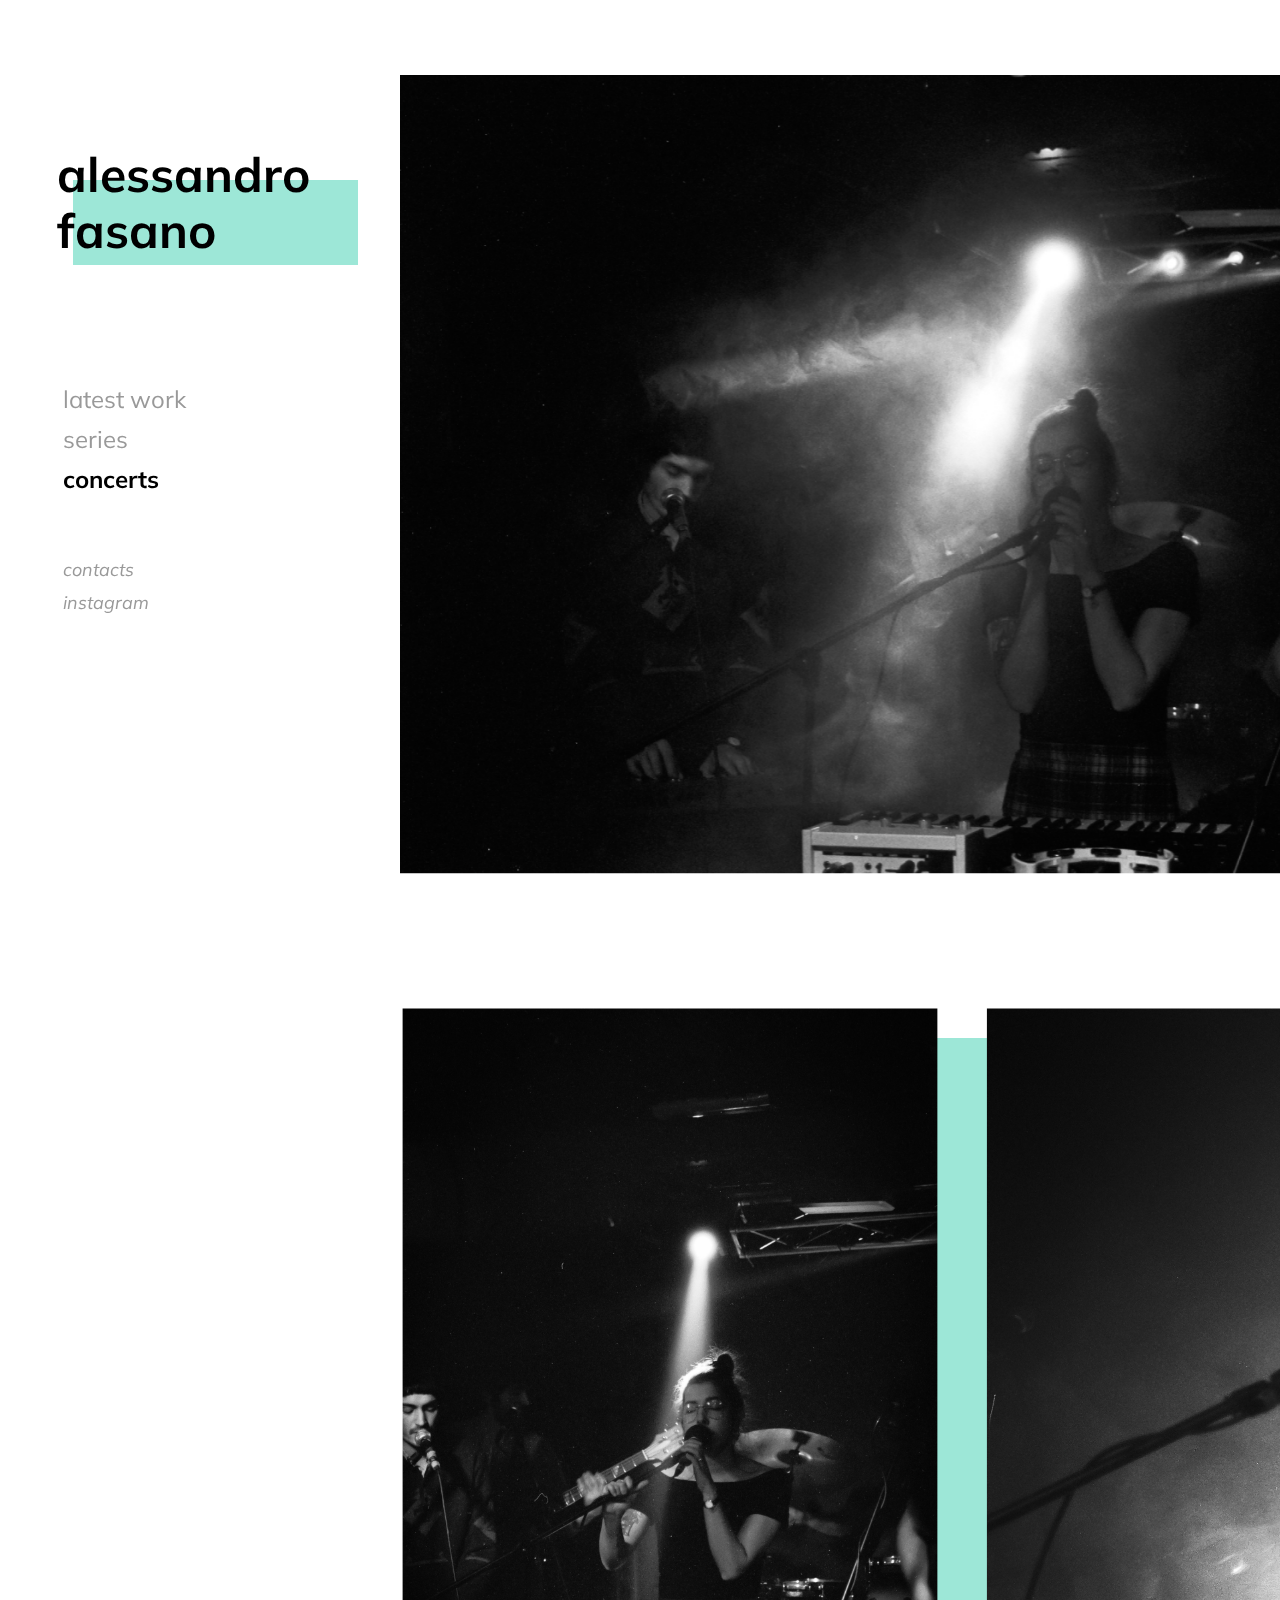
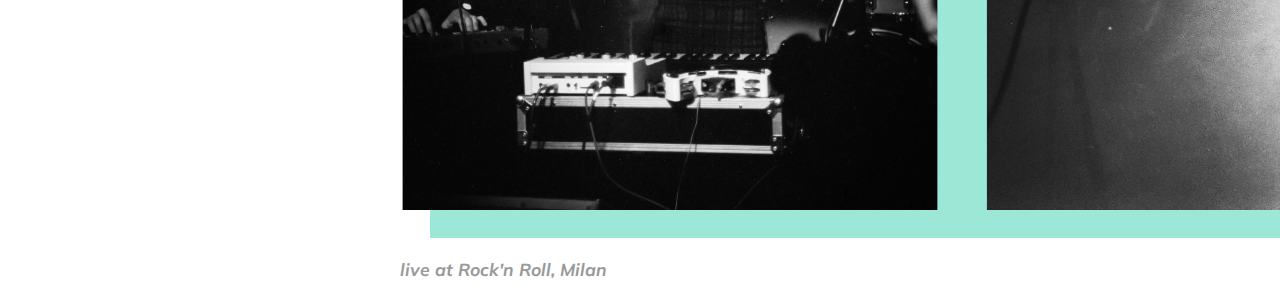
<file: concerts.html>
<!doctype html>
<html>
<head>
<meta charset="UTF-8">
<title>alessandro fasano film photography</title>
    <link rel="stylesheet" href="css/styles-concerts.css">
    <link href="https://fonts.googleapis.com/css?family=Muli:300,300i,400,400i,700,700i,900,900i" rel="stylesheet">
</head>

<body>
    <header>
        <div id="box-1"></div>
        <div class="title-1">
            <h1>alessandro</h1>
        </div>
        <div class="title-2">
            <h1>fasano</h1>
        </div>
        <nav>
            <ul class="list-1">
                <li><a href="index.html">latest work</a></li>
                <li><a href="series.html">series</a></li>
                <li><a href="concerts.html"><b><font color="#000000">concerts</font></b></a></li>
            </ul>
            <ul class="list-2">
                <li><a href="contacts.html"><i>contacts</i></a></li>
                <li><a href="https://www.instagram.com/walrus.ax/"><i>instagram</i></a></li>
            </ul>
        </nav>
    </header>
    <main>
        <div class="img-cover"></div>
        <div class="box-2"></div>
         <div class="horizontal-scroll">
            <div class="img-1"></div>
            <div class="img-2"></div>
            <div class="img-3"></div>
            <div class="img-4"></div>
            <div class="img-5"></div>
            <div class="img-6"></div>
            <div class="img-7"></div>
            <div class="img-8"></div>
            <div class="img-9"></div>
            <div class="img-10"></div>
        </div>
        <div class="description">
            <h3><i>live at Rock'n Roll, Milan</i></h3>
        </div>
        <div class="arrow"></div>
    </main>
</body>
</html>
</file>
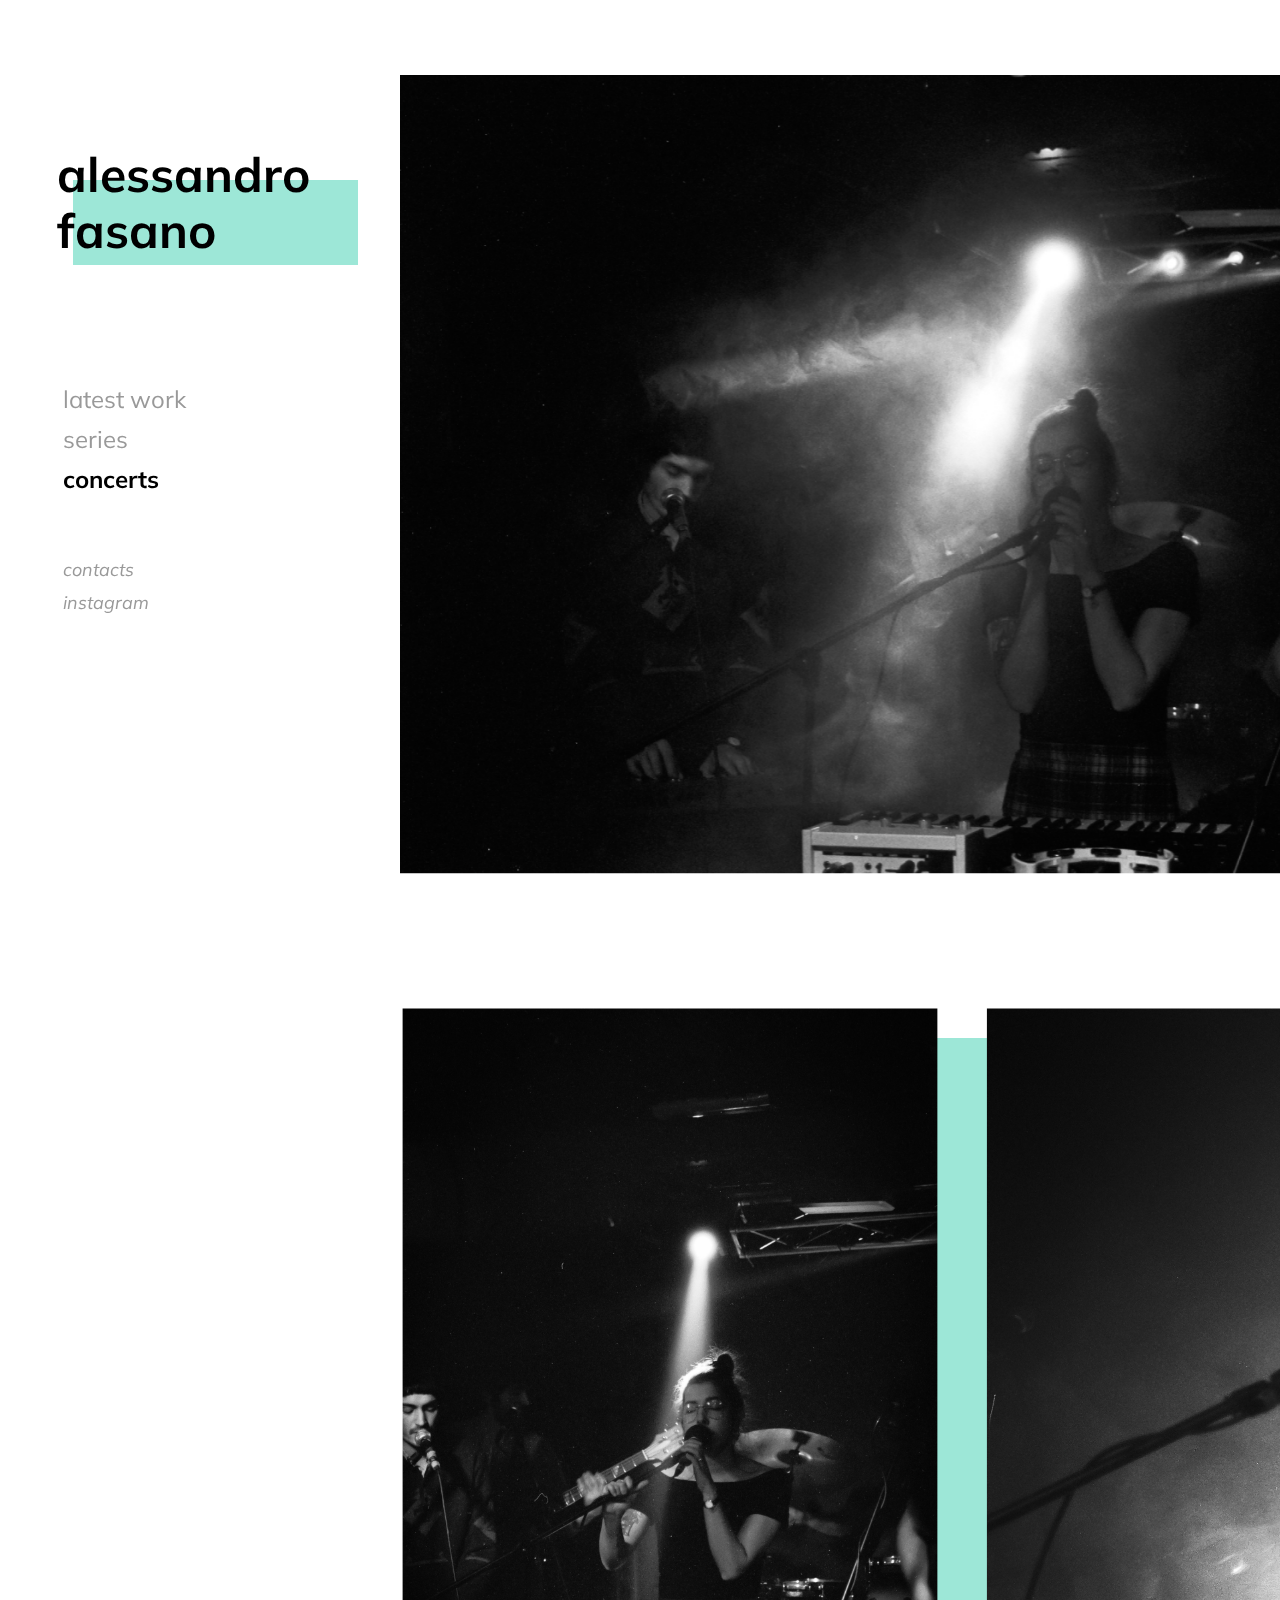
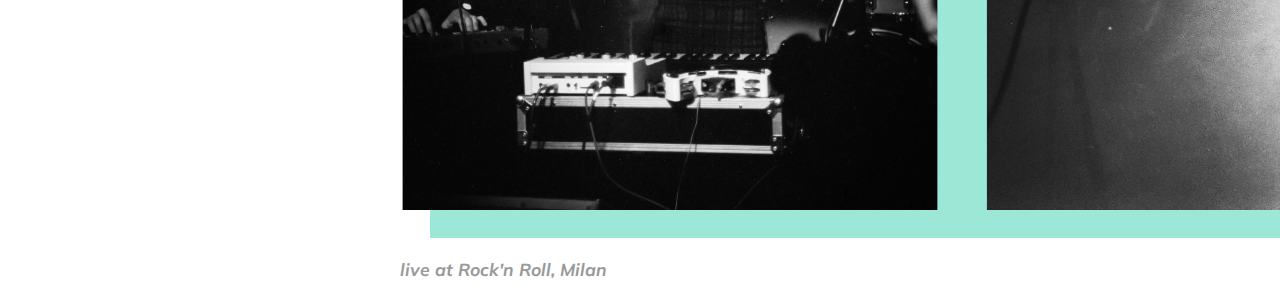
<file: html/concerts.html>
<!doctype html>
<html>
<head>
<meta charset="UTF-8">
<title>alessandro fasano film photography</title>
    <link rel="stylesheet" href="../css/styles-concerts.css">
    <link href="https://fonts.googleapis.com/css?family=Muli:300,300i,400,400i,700,700i,900,900i" rel="stylesheet">
</head>

<body>
    <header>
        <div id="box-1"></div>
        <div class="title-1">
            <h1>alessandro</h1>
        </div>
        <div class="title-2">
            <h1>fasano</h1>
        </div>
        <nav>
            <ul class="list-1">
                <li><a href="latest-work.html">latest work</a></li>
                <li><a href="series.html">series</a></li>
                <li><a href="concerts.html"><b><font color="#000000">concerts</font></b></a></li>
            </ul>
            <ul class="list-2">
                <li><a href="contacts.html"><i>contacts</i></a></li>
                <li><a href="https://www.instagram.com/walrus.ax/"><i>instagram</i></a></li>
            </ul>
        </nav>
    </header>
    <main>
        <div class="img-cover"></div>
        <div class="box-2"></div>
         <div class="horizontal-scroll">
            <div class="img-1"></div>
            <div class="img-2"></div>
            <div class="img-3"></div>
            <div class="img-4"></div>
            <div class="img-5"></div>
            <div class="img-6"></div>
            <div class="img-7"></div>
            <div class="img-8"></div>
            <div class="img-9"></div>
            <div class="img-10"></div>
        </div>
        <div class="description">
            <h3><i>live at Rock'n Roll, Milan</i></h3>
        </div>
        <div class="arrow"></div>
    </main>
</body>
</html>
</file>
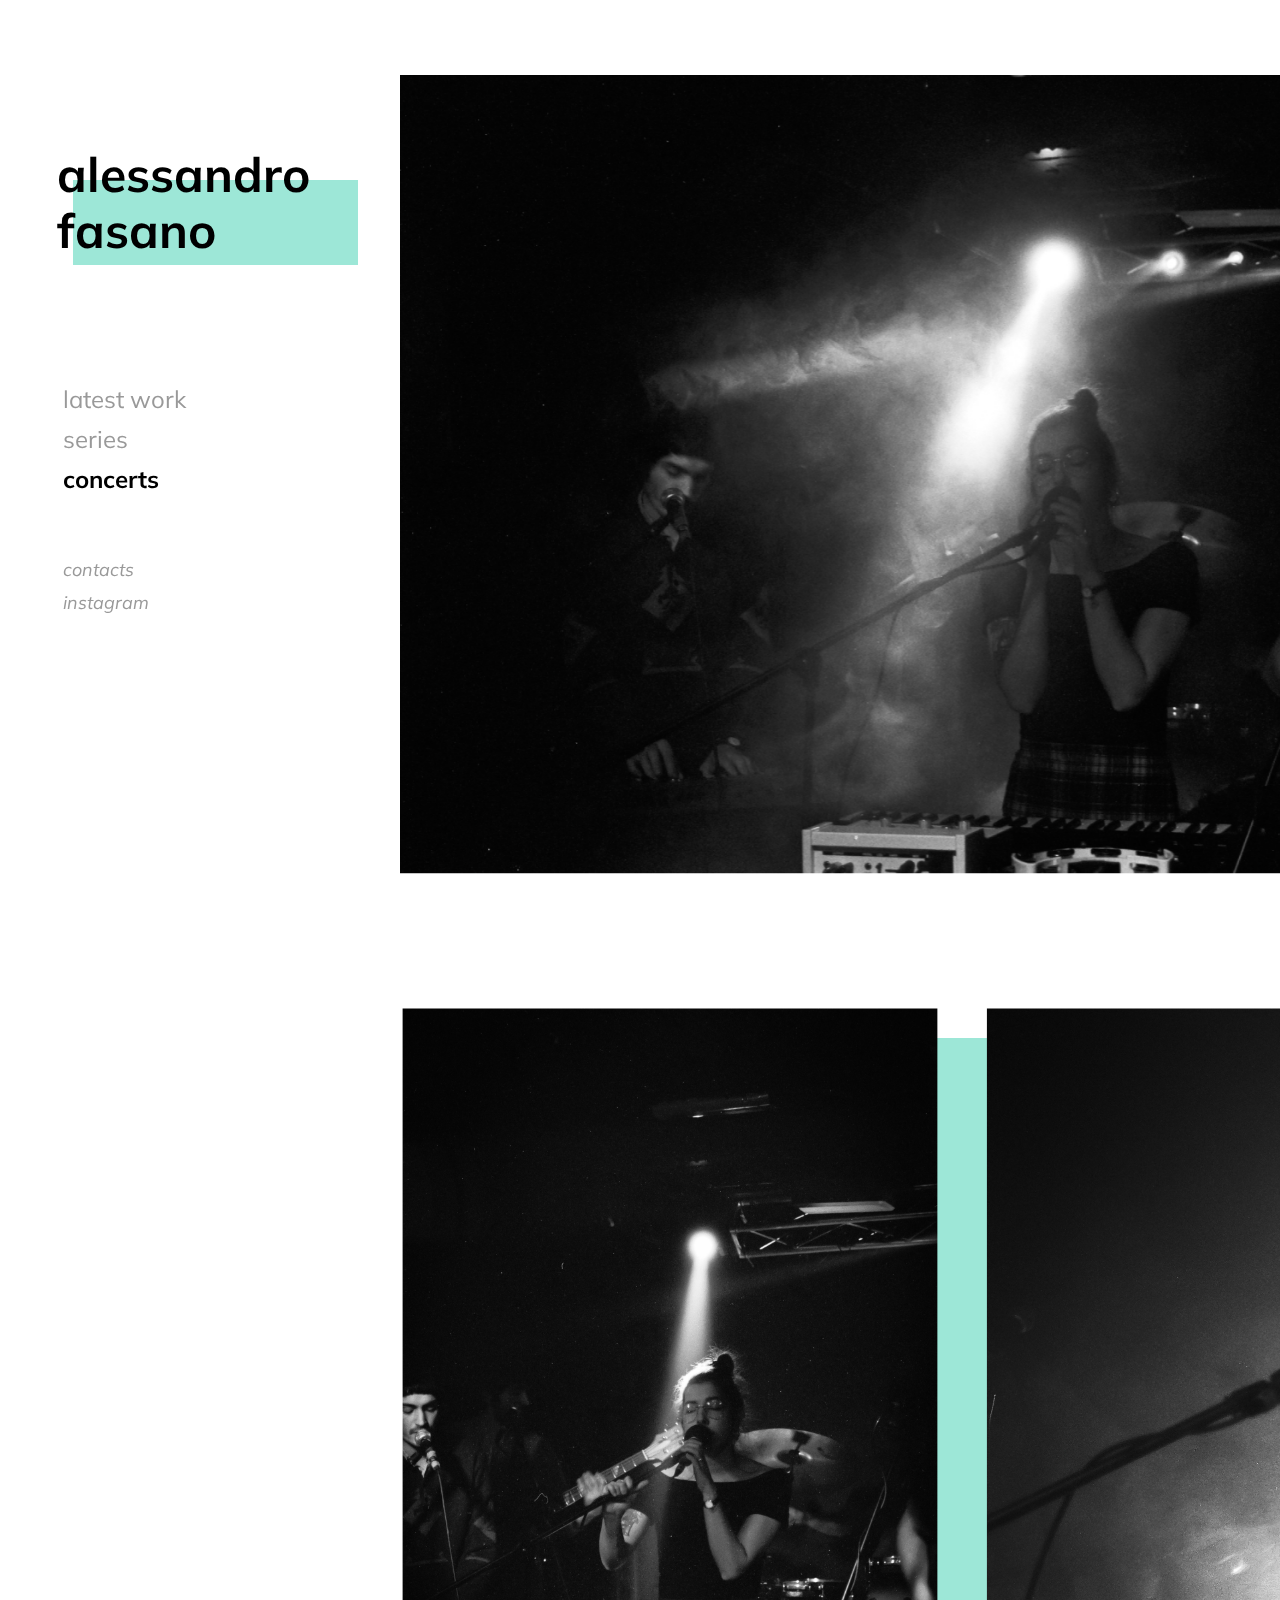
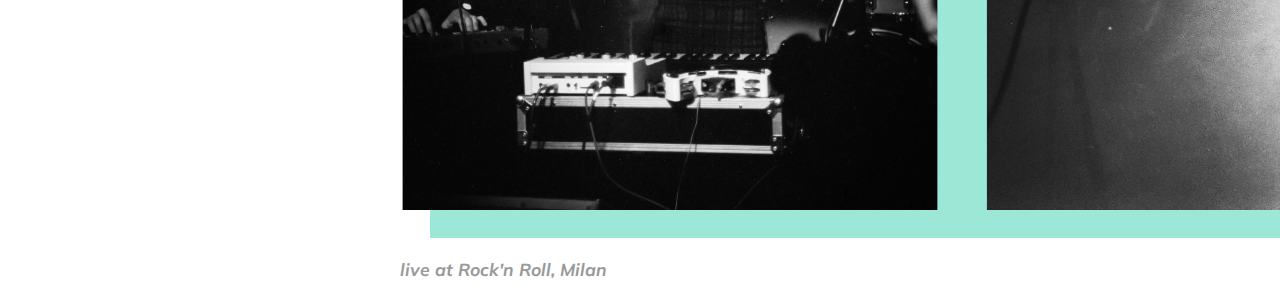
<file: film_webpage/html/concerts.html>
<!doctype html>
<html>
<head>
<meta charset="UTF-8">
<title>alessandro fasano film photography</title>
    <link rel="stylesheet" href="../css/styles-concerts.css">
    <link href="https://fonts.googleapis.com/css?family=Muli:300,300i,400,400i,700,700i,900,900i" rel="stylesheet">
</head>

<body>
    <header>
        <div id="box-1"></div>
        <div class="title-1">
            <h1>alessandro</h1>
        </div>
        <div class="title-2">
            <h1>fasano</h1>
        </div>
        <nav>
            <ul class="list-1">
                <li><a href="index.html">latest work</a></li>
                <li><a href="series.html">series</a></li>
                <li><a href="concerts.html"><b><font color="#000000">concerts</font></b></a></li>
            </ul>
            <ul class="list-2">
                <li><a href="contacts.html"><i>contacts</i></a></li>
                <li><a href="https://www.instagram.com/walrus.ax/"><i>instagram</i></a></li>
            </ul>
        </nav>
    </header>
    <main>
        <div class="img-cover"></div>
        <div class="box-2"></div>
         <div class="horizontal-scroll">
            <div class="img-1"></div>
            <div class="img-2"></div>
            <div class="img-3"></div>
            <div class="img-4"></div>
            <div class="img-5"></div>
            <div class="img-6"></div>
            <div class="img-7"></div>
            <div class="img-8"></div>
            <div class="img-9"></div>
            <div class="img-10"></div>
        </div>
        <div class="description">
            <h3><i>live at Rock'n Roll, Milan</i></h3>
        </div>
        <div class="arrow"></div>
    </main>
</body>
</html>
</file>
<file: css/styles-concerts.css>
@charset "UTF-8";
/* CSS Document */


body {
    margin-top: 0;
}

#box-1 {
    width: 285px;
    height: 85px;
    background-color: #9de7d7;
    position: fixed;
    top: 180px;
    left: 73px;
}
.title-1 h1 {
	font-family: 'Muli', sans-serif;
    color: #000000;
	font-size: 48px;
	font-weight: 700;
    position: fixed;
    top: 112px;
    left: 57px;
}
.title-2 h1 {
    font-family: 'Muli', sans-serif;
    color: #000000;
	font-size: 48px;
	font-weight: 700;
    position: fixed;
    top: 200px;
    left: 57px;
    margin: auto;
    padding: 0;
}


nav ul li a{
    text-decoration: none;
    font-family: 'Muli', sans-serif;
    position: relative;
    top: 350px;
    left: 15px;
    color: #999999;
}
nav ul li {
    list-style: none;
    padding-top: 10px;
}

.list-1{
    position: fixed;
    font-size: 24px;
    color: #999999;
}
.list-2{
    position: fixed;
    padding-top: 180px;
    font-size: 18px;
    color: #ffb1d1;
}


aside{
    display: flex;
    position: absolute;
    top: 1008px;
    left: 400px;
}
.img-cover{
    top: 75px;
    left: 400px;
    width: 1203.57px;
    height: 802.38px;
    position: absolute;
    background-image: url("../images/concerts/mon/cover.png");
    background-size: cover;
    
}

.box-2{
    width: 1307.2px;
    height: 799.8px;
    position: absolute;
    top: 1038px;
    left: 430px;
    background-color: #9de7d7;
}


.horizontal-scroll{
    position: absolute;
    display:block;
    top: 1008px;
    left: -400px;
    width: 802.38px;
    height: 1307.2px;
    overflow-y: auto;
    overflow-x: hidden;
    transform: rotate(-90deg);
    transform-origin: right top;
}
.img-1{
    width: 534.92px;
    height: 802.38px;
    background-image: url("../images/concerts/mon/25A_01647.jpg");
    background-size: cover;
    transform: rotate(90deg) translateX(-802.38px);
    transform-origin: left bottom;
}
.img-2{
    width: 1203.57px;
    height: 802.38px;
    background-image: url("../images/concerts/mon/28A_01650.jpg");
    background-size: cover;
    transform: rotate(90deg) translateX(-1069.84px);
    transform-origin: left bottom;
    margin-top: 50px;
}
.img-3{
    width: 534.92px;
    height: 802.38px;
    background-image: url("../images/concerts/mon/34A_01656.jpg");
    background-size: cover;
    transform: rotate(90deg) translateX(-669px);
    transform-origin: left bottom;
    margin-top: 50px;
}
.img-4{
    width: 1203.57px;
    height: 802.38px;
    background-image: url("../images/concerts/mon/32A_01654.jpg");
    background-size: cover;
    transform: rotate(90deg) translateX(-936px);
    transform-origin: left bottom;
    margin-top: 50px;
}
.img-5{
    width: 534.92px;
    height: 802.38px;
    background-image: url("../images/concerts/mon/31A_01653.jpg");
    background-size: cover;
    transform: rotate(90deg) translateX(-534.92px);
    transform-origin: left bottom;
    margin-top: 50px;
}
.img-6{
    width: 1203.57px;
    height: 802.38px;
    background-image: url("../images/concerts/mon/36A_01658.jpg");
    background-size: cover;
    transform: rotate(90deg) translateX(-802.38px);
    transform-origin: left bottom;
    margin-top: 50px;
}


.description{
    font-family: 'Muli', sans-serif;
    color: #999999;
	font-size: 15px;
	font-weight: 400;
    position: absolute;
    top: 1840px;
    left: 400px;
    padding: 0;
}
.arrow{
    position: absolute;
    top: 1860px;
    left: 1550px;
    width: 64.787px;
    height: 16.35px;
    background-image: url("../images/arrow.png");
    background-size: cover;
}
</file>
<file: film_webpage/css/styles-concerts.css>
@charset "UTF-8";
/* CSS Document */


body {
    margin-top: 0;
}

#box-1 {
    width: 285px;
    height: 85px;
    background-color: #9de7d7;
    position: fixed;
    top: 180px;
    left: 73px;
}
.title-1 h1 {
	font-family: 'Muli', sans-serif;
    color: #000000;
	font-size: 48px;
	font-weight: 700;
    position: fixed;
    top: 112px;
    left: 57px;
}
.title-2 h1 {
    font-family: 'Muli', sans-serif;
    color: #000000;
	font-size: 48px;
	font-weight: 700;
    position: fixed;
    top: 200px;
    left: 57px;
    margin: auto;
    padding: 0;
}


nav ul li a{
    text-decoration: none;
    font-family: 'Muli', sans-serif;
    position: relative;
    top: 350px;
    left: 15px;
    color: #999999;
}
nav ul li {
    list-style: none;
    padding-top: 10px;
}

.list-1{
    position: fixed;
    font-size: 24px;
    color: #999999;
}
.list-2{
    position: fixed;
    padding-top: 180px;
    font-size: 18px;
    color: #ffb1d1;
}


aside{
    display: flex;
    position: absolute;
    top: 1008px;
    left: 400px;
}
.img-cover{
    top: 75px;
    left: 400px;
    width: 1203.57px;
    height: 802.38px;
    position: absolute;
    background-image: url("../images/concerts/mon/cover.png");
    background-size: cover;
    
}

.box-2{
    width: 1307.2px;
    height: 799.8px;
    position: absolute;
    top: 1038px;
    left: 430px;
    background-color: #9de7d7;
}


.horizontal-scroll{
    position: absolute;
    display:block;
    top: 1008px;
    left: -400px;
    width: 802.38px;
    height: 1307.2px;
    overflow-y: auto;
    overflow-x: hidden;
    transform: rotate(-90deg);
    transform-origin: right top;
}
.img-1{
    width: 534.92px;
    height: 802.38px;
    background-image: url("../images/concerts/mon/25A_01647.jpg");
    background-size: cover;
    transform: rotate(90deg) translateX(-802.38px);
    transform-origin: left bottom;
}
.img-2{
    width: 1203.57px;
    height: 802.38px;
    background-image: url("../images/concerts/mon/28A_01650.jpg");
    background-size: cover;
    transform: rotate(90deg) translateX(-1069.84px);
    transform-origin: left bottom;
    margin-top: 50px;
}
.img-3{
    width: 534.92px;
    height: 802.38px;
    background-image: url("../images/concerts/mon/34A_01656.jpg");
    background-size: cover;
    transform: rotate(90deg) translateX(-669px);
    transform-origin: left bottom;
    margin-top: 50px;
}
.img-4{
    width: 1203.57px;
    height: 802.38px;
    background-image: url("../images/concerts/mon/32A_01654.jpg");
    background-size: cover;
    transform: rotate(90deg) translateX(-936px);
    transform-origin: left bottom;
    margin-top: 50px;
}
.img-5{
    width: 534.92px;
    height: 802.38px;
    background-image: url("../images/concerts/mon/31A_01653.jpg");
    background-size: cover;
    transform: rotate(90deg) translateX(-534.92px);
    transform-origin: left bottom;
    margin-top: 50px;
}
.img-6{
    width: 1203.57px;
    height: 802.38px;
    background-image: url("../images/concerts/mon/36A_01658.jpg");
    background-size: cover;
    transform: rotate(90deg) translateX(-802.38px);
    transform-origin: left bottom;
    margin-top: 50px;
}


.description{
    font-family: 'Muli', sans-serif;
    color: #999999;
	font-size: 15px;
	font-weight: 400;
    position: absolute;
    top: 1840px;
    left: 400px;
    padding: 0;
}
.arrow{
    position: absolute;
    top: 1860px;
    left: 1550px;
    width: 64.787px;
    height: 16.35px;
    background-image: url("../images/arrow.png");
    background-size: cover;
}
</file>
